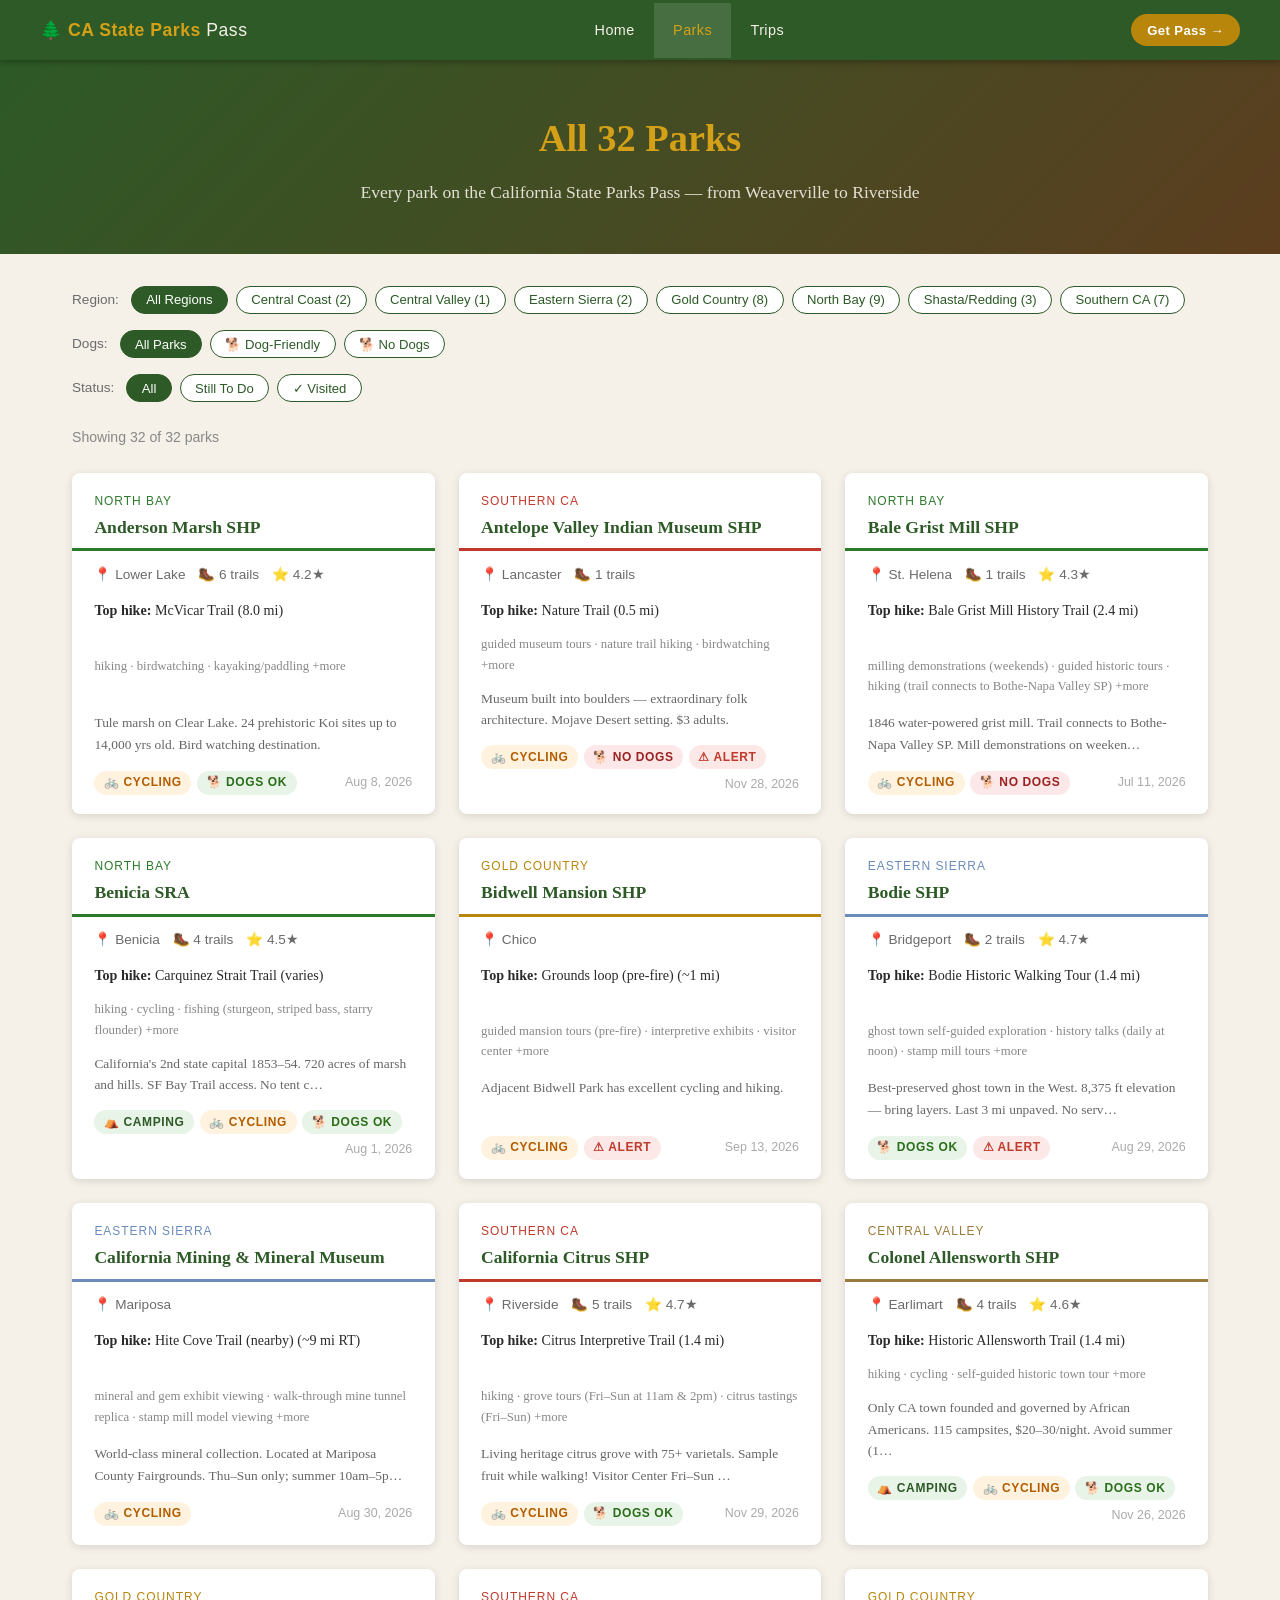
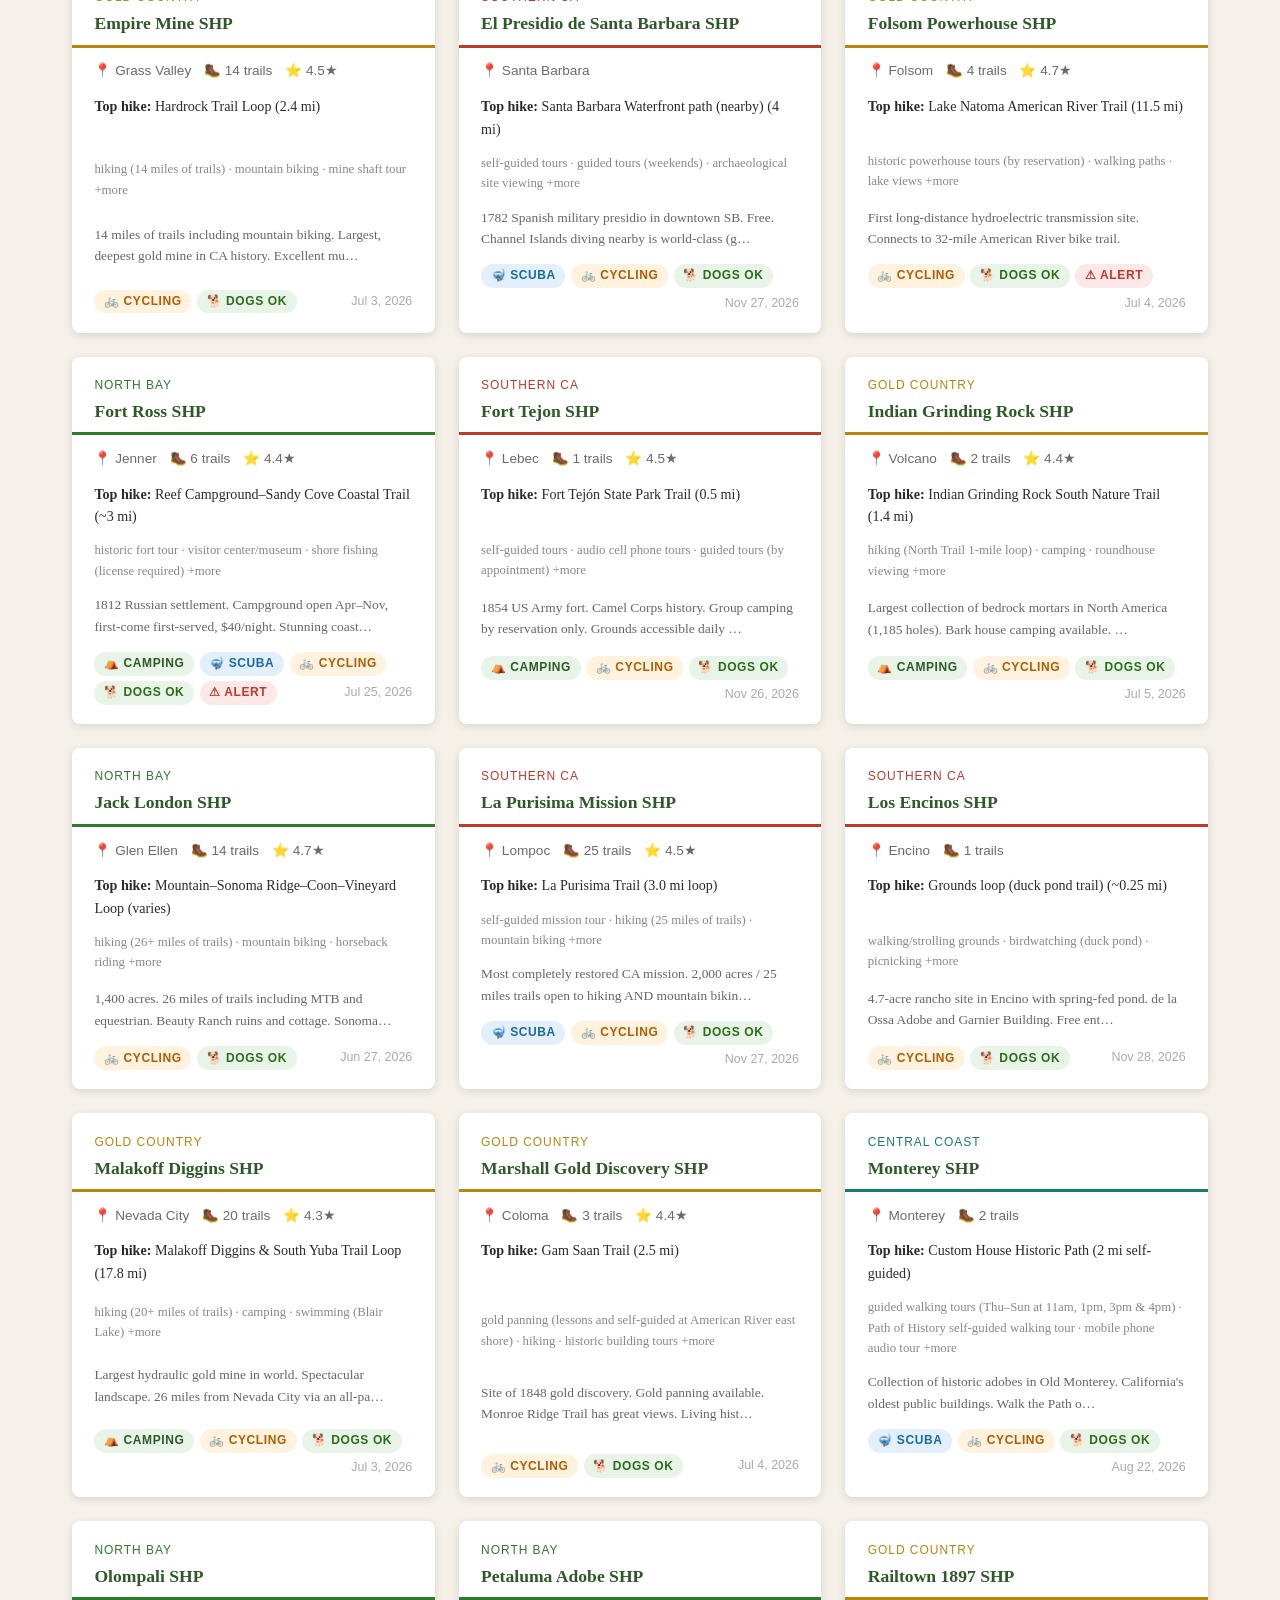
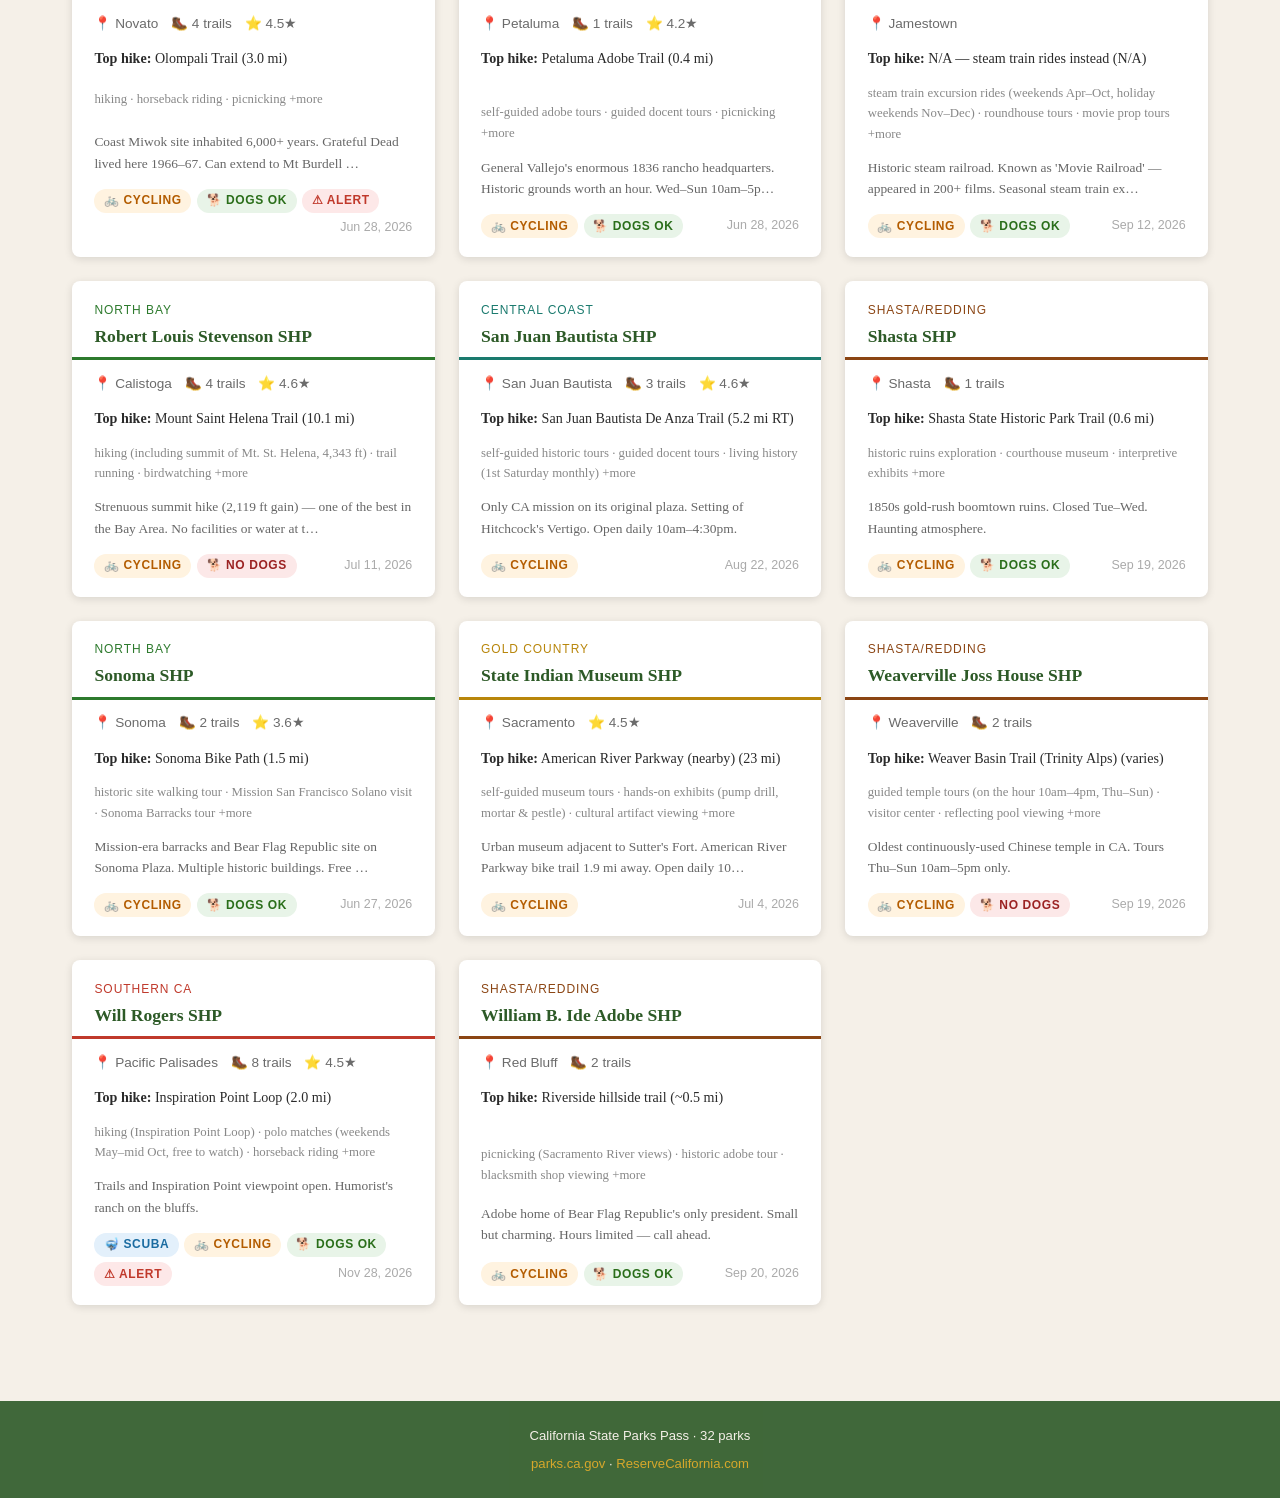
<file: docs/parks.html>
<!DOCTYPE html>
<html lang="en">
<head>
  <meta charset="UTF-8">
  <meta name="viewport" content="width=device-width, initial-scale=1.0">
  <title>All Parks — CA State Parks Pass</title>
  <link rel="stylesheet" href="css/style.css">
</head>
<body>

<nav>
  <div class="nav-inner">
    <a href="index.html" class="nav-logo">🌲 CA State Parks <span>Pass</span></a>
    <a href="index.html">Home</a>
    <a href="parks.html" class="active">Parks</a>
    <a href="trips.html">Trips</a>
    <a href="https://www.parks.ca.gov/?page_id=30966" target="_blank" rel="noopener" class="nav-get-pass">Get Pass →</a>
  </div>
</nav>

<div class="page-header">
  <h1>All 32 Parks</h1>
  <p>Every park on the California State Parks Pass — from Weaverville to Riverside</p>
</div>

<main>

  <div class="filter-bar" id="region-filters">
    <label>Region:</label>
    <button class="filter-btn active" data-region="all">All Regions</button>
  </div>

  <div class="filter-bar" id="dog-filters" style="margin-top:-0.5rem">
    <label>Dogs:</label>
    <button class="filter-btn active" data-dog="all">All Parks</button>
    <button class="filter-btn" data-dog="yes">🐕 Dog-Friendly</button>
    <button class="filter-btn" data-dog="no">🐕 No Dogs</button>
  </div>

  <div class="filter-bar" id="visited-filters" style="margin-top:-0.5rem">
    <label>Status:</label>
    <button class="filter-btn active" data-visited="all">All</button>
    <button class="filter-btn" data-visited="unvisited">Still To Do</button>
    <button class="filter-btn" data-visited="visited">✓ Visited</button>
  </div>

  <div id="parks-summary" style="font-family:Arial,sans-serif;font-size:0.88rem;color:#888;margin-bottom:1rem"></div>

  <div class="grid" id="parks-grid"></div>

</main>

<footer>
  <p>California State Parks Pass · 32 parks</p>
  <p style="margin-top:0.4rem"><a href="https://www.parks.ca.gov" target="_blank" rel="noopener">parks.ca.gov</a> · <a href="https://www.reservecalifornia.com" target="_blank" rel="noopener">ReserveCalifornia.com</a></p>
</footer>

<script src="js/data.js"></script>
<script src="js/app.js"></script>
<script>
  const regions = [...new Set(PARKS.map(p => p.region))].sort();
  const filtersEl = document.getElementById('region-filters');
  regions.forEach(r => {
    const btn = document.createElement('button');
    btn.className = 'filter-btn';
    btn.dataset.region = r;
    btn.textContent = r + ` (${PARKS.filter(p => p.region === r).length})`;
    filtersEl.appendChild(btn);
  });

  let activeRegion = 'all';
  let activeDog = 'all';
  let activeVisited = 'all';

  function renderParks() {
    let filtered = activeRegion === 'all' ? PARKS : PARKS.filter(p => p.region === activeRegion);
    if (activeDog === 'yes') filtered = filtered.filter(p => p.dogFriendly === true);
    else if (activeDog === 'no') filtered = filtered.filter(p => p.dogFriendly === false);
    if (activeVisited === 'visited') filtered = filtered.filter(p => isVisited(p.id));
    else if (activeVisited === 'unvisited') filtered = filtered.filter(p => !isVisited(p.id));
    document.getElementById('parks-summary').textContent =
      `Showing ${filtered.length} of ${PARKS.length} parks`;

    document.getElementById('parks-grid').innerHTML = filtered.map(park => {
      const color = regionColor(park.region);
      const trip = getTripById(park.tripId);

      const badges = [];
      if (park.camping) badges.push(`<span class="badge badge-camping">⛺ Camping</span>`);
      if (park.scuba) badges.push(`<span class="badge badge-scuba">🤿 Scuba</span>`);
      if (park.cycling) badges.push(`<span class="badge badge-cycling">🚲 Cycling</span>`);
      if (park.dogFriendly === true) badges.push(`<span class="badge badge-dog-yes">🐕 Dogs OK</span>`);
      else if (park.dogFriendly === false) badges.push(`<span class="badge badge-dog-no">🐕 No Dogs</span>`);
      if (park.warning) badges.push(`<span class="badge badge-warning">⚠ Alert</span>`);

      const visitedMark = isVisited(park.id) ? `<div class="card-visited-overlay">✓</div>` : '';
      return `
        <a class="card" href="park.html?id=${park.id}">
          ${visitedMark}
          <div class="card-header" style="border-color:${color}">
            <div class="card-region" style="color:${color}">${park.region}</div>
            <h2>${park.name}</h2>
          </div>
          <div class="card-body">
            <div class="card-meta">
              <span>📍 ${park.city}</span>
              ${park.trailCount > 0 ? `<span>🥾 ${park.trailCount} trails</span>` : ''}
              ${park.allTrailsRating ? `<span>⭐ ${park.allTrailsRating}★</span>` : ''}
            </div>
            ${park.topHike ? `<p class="card-note"><strong>Top hike:</strong> ${park.topHike.name} (${park.topHike.length})</p>` : ''}
            ${park.activities && park.activities.length ? `<p class="card-note" style="color:#888;font-size:0.8rem">${park.activities.slice(0,3).join(' · ')}${park.activities.length > 3 ? ' +more' : ''}</p>` : ''}
            <p class="card-note" style="color:#666;font-size:0.84rem">${park.notes.substring(0, 100)}${park.notes.length > 100 ? '…' : ''}</p>
            <div style="display:flex;flex-wrap:wrap;gap:0.35rem;margin-top:0.5rem;align-items:center">
              ${badges.join('')}
              <span style="margin-left:auto;font-family:Arial,sans-serif;font-size:0.78rem;color:#aaa">${park.suggestedDate}</span>
            </div>
          </div>
        </a>`;
    }).join('');
  }

  renderParks();

  filtersEl.addEventListener('click', e => {
    if (!e.target.matches('.filter-btn')) return;
    filtersEl.querySelectorAll('.filter-btn').forEach(b => b.classList.remove('active'));
    e.target.classList.add('active');
    activeRegion = e.target.dataset.region;
    renderParks();
  });

  document.getElementById('dog-filters').addEventListener('click', e => {
    if (!e.target.matches('.filter-btn')) return;
    document.getElementById('dog-filters').querySelectorAll('.filter-btn').forEach(b => b.classList.remove('active'));
    e.target.classList.add('active');
    activeDog = e.target.dataset.dog;
    renderParks();
  });

  document.getElementById('visited-filters').addEventListener('click', e => {
    if (!e.target.matches('.filter-btn')) return;
    document.getElementById('visited-filters').querySelectorAll('.filter-btn').forEach(b => b.classList.remove('active'));
    e.target.classList.add('active');
    activeVisited = e.target.dataset.visited;
    renderParks();
  });
</script>
</body>
</html>
</file>
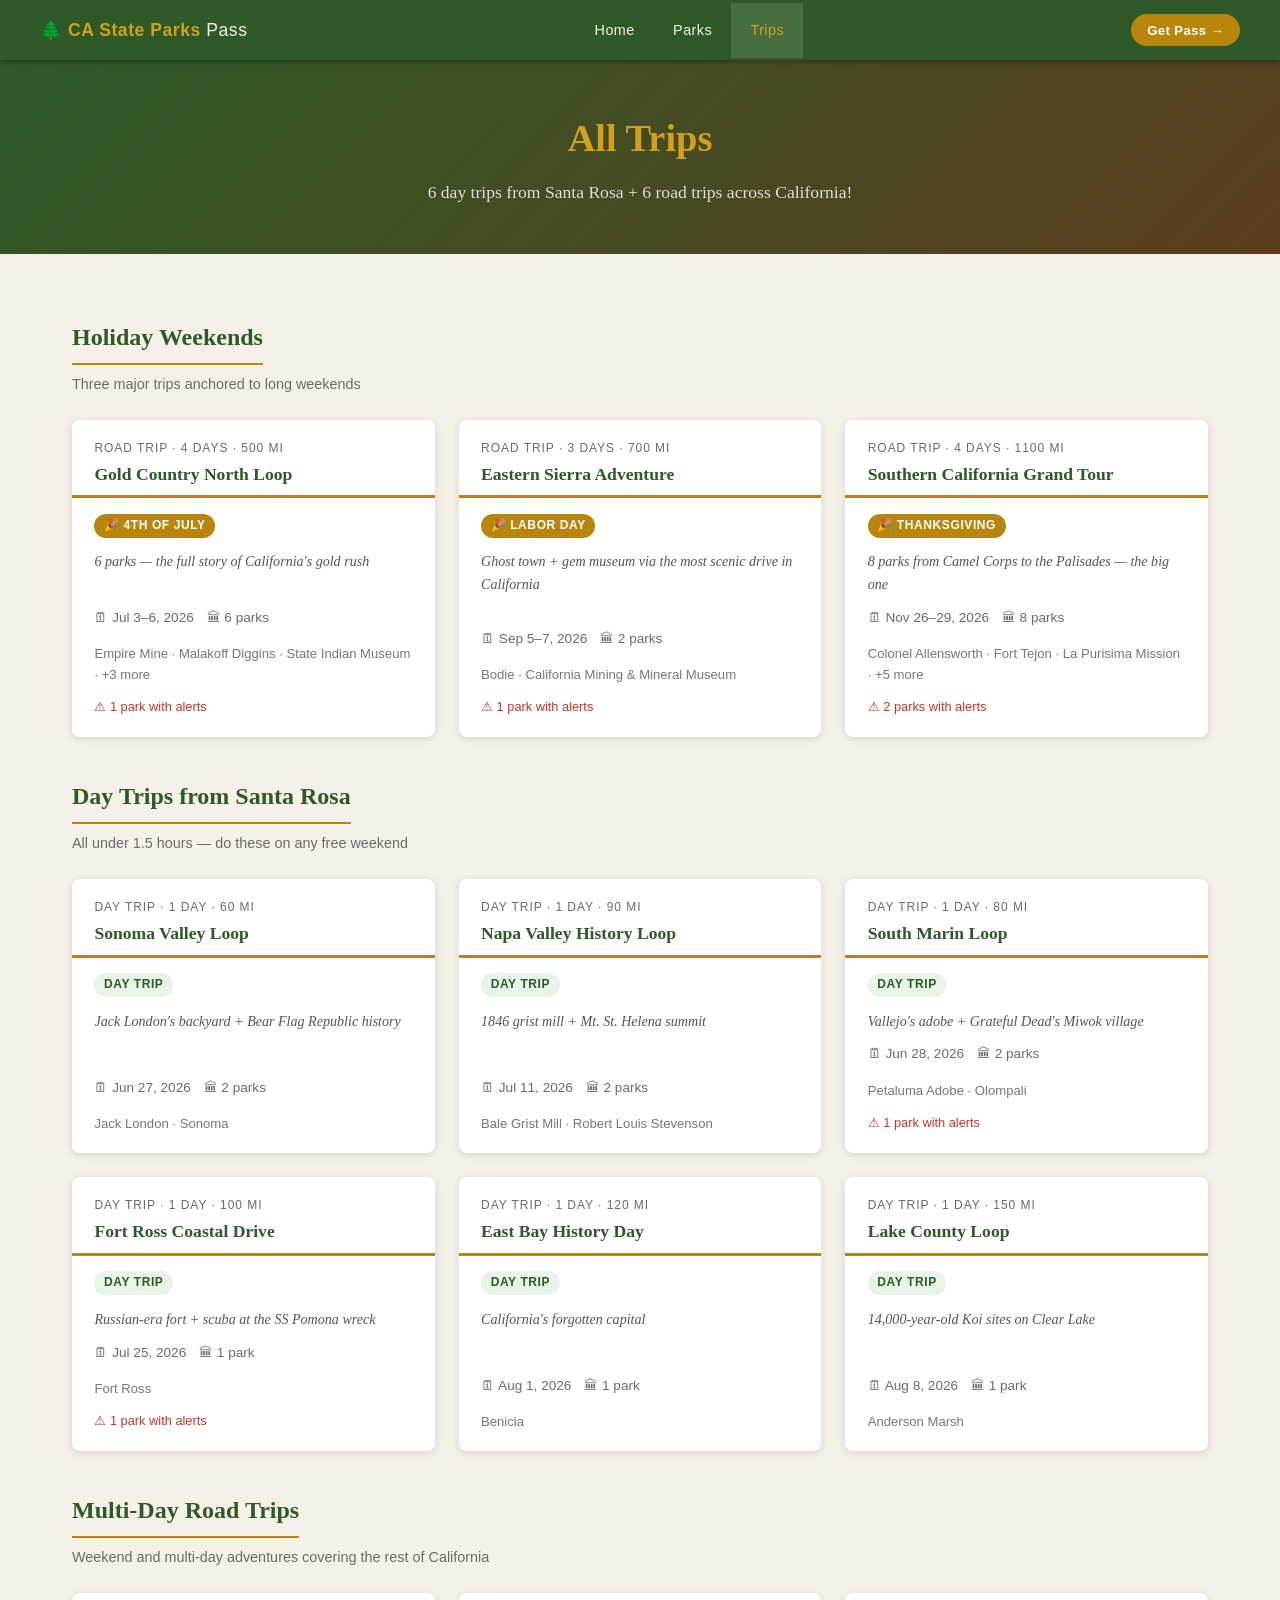
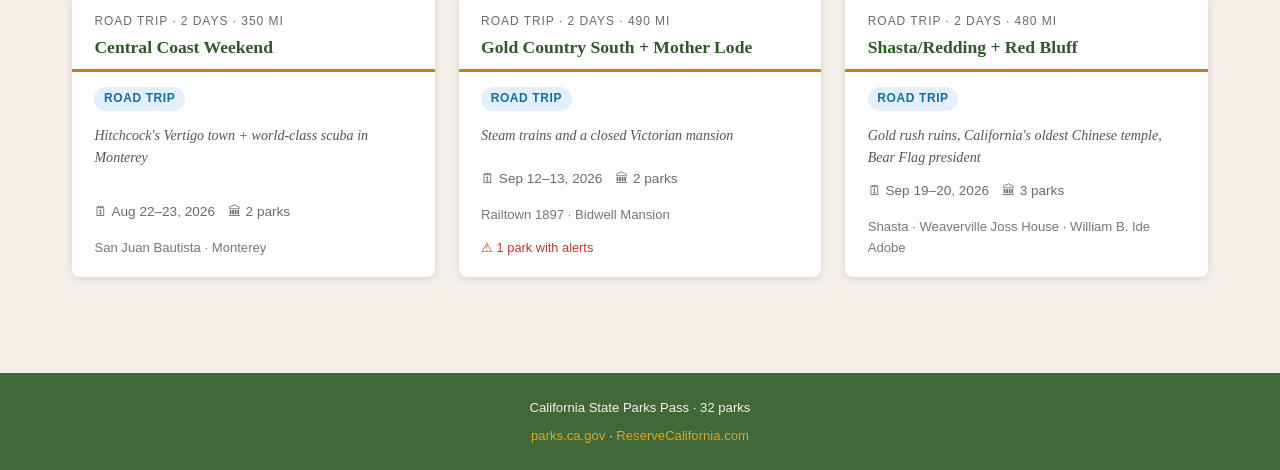
<file: docs/trips.html>
<!DOCTYPE html>
<html lang="en">
<head>
  <meta charset="UTF-8">
  <meta name="viewport" content="width=device-width, initial-scale=1.0">
  <title>All Trips — CA State Parks Pass</title>
  <link rel="stylesheet" href="css/style.css">
</head>
<body>

<nav>
  <div class="nav-inner">
    <a href="index.html" class="nav-logo">🌲 CA State Parks <span>Pass</span></a>
    <a href="index.html">Home</a>
    <a href="parks.html">Parks</a>
    <a href="trips.html" class="active">Trips</a>
    <a href="https://www.parks.ca.gov/?page_id=30966" target="_blank" rel="noopener" class="nav-get-pass">Get Pass →</a>
  </div>
</nav>

<div class="page-header">
  <h1>All Trips</h1>
  <p>6 day trips from Santa Rosa + 6 road trips across California!</p>
</div>

<main>

  <h2 class="section-title">Holiday Weekends</h2>
  <p class="section-sub">Three major trips anchored to long weekends</p>
  <div class="grid" id="holiday-grid"></div>

  <h2 class="section-title" style="margin-top:2.5rem">Day Trips from Santa Rosa</h2>
  <p class="section-sub">All under 1.5 hours — do these on any free weekend</p>
  <div class="grid" id="daytrip-grid"></div>

  <h2 class="section-title" style="margin-top:2.5rem">Multi-Day Road Trips</h2>
  <p class="section-sub">Weekend and multi-day adventures covering the rest of California</p>
  <div class="grid" id="roadtrip-grid"></div>

</main>

<footer>
  <p>California State Parks Pass · 32 parks</p>
  <p style="margin-top:0.4rem"><a href="https://www.parks.ca.gov" target="_blank" rel="noopener">parks.ca.gov</a> · <a href="https://www.reservecalifornia.com" target="_blank" rel="noopener">ReserveCalifornia.com</a></p>
</footer>

<script src="js/data.js"></script>
<script src="js/app.js"></script>
<script>
  function tripCard(trip) {
    const parks = trip.parkIds.map(id => getParkById(id)).filter(Boolean);
    const badge = trip.holidayTag
      ? `<span class="badge badge-holiday">🎉 ${trip.holidayTag}</span>`
      : tripTypeBadge(trip.type);

    const warnings = parks.filter(p => p.warning);
    const warnNote = warnings.length
      ? `<div style="font-family:Arial,sans-serif;font-size:0.8rem;color:#c0392b;margin-top:0.4rem">⚠ ${warnings.length} park${warnings.length > 1 ? 's' : ''} with alerts</div>`
      : '';

    return `
      <a class="card" href="trip.html?id=${trip.id}">
        <div class="card-header">
          <div class="card-region">${trip.type} · ${trip.duration} · ${trip.totalMiles} mi</div>
          <h2>${trip.name}</h2>
        </div>
        <div class="card-body">
          <div>${badge}</div>
          <p class="card-note" style="font-style:italic;color:#555">${trip.subtitle}</p>
          <div class="card-meta" style="margin-top:0.3rem">
            <span>🗓 ${trip.suggestedDate}</span>
            <span>🏛 ${trip.parkIds.length} park${trip.parkIds.length !== 1 ? 's' : ''}</span>
          </div>
          <div style="margin-top:0.5rem;font-size:0.82rem;color:#777;font-family:Arial,sans-serif">
            ${parks.slice(0, 3).map(p => p.name.replace(' SHP','').replace(' SRA','')).join(' · ')}${parks.length > 3 ? ` · +${parks.length - 3} more` : ''}
          </div>
          ${warnNote}
        </div>
      </a>`;
  }

  const holidayGrid = document.getElementById('holiday-grid');
  const daytripGrid = document.getElementById('daytrip-grid');
  const roadtripGrid = document.getElementById('roadtrip-grid');

  TRIPS.forEach(trip => {
    if (trip.holidayTag) {
      holidayGrid.innerHTML += tripCard(trip);
    } else if (trip.type === 'Day Trip') {
      daytripGrid.innerHTML += tripCard(trip);
    } else {
      roadtripGrid.innerHTML += tripCard(trip);
    }
  });
</script>
</body>
</html>
</file>
<file: docs/css/style.css>
/* California State Parks Pass — style.css */

:root {
  --green: #2d5a27;
  --green-light: #4a8a42;
  --gold: #b8860b;
  --gold-light: #d4a017;
  --cream: #f5f0e8;
  --cream-dark: #ede6d6;
  --brown: #5c3d1e;
  --text: #2a2a2a;
  --text-muted: #6b6b6b;
  --white: #ffffff;
  --warning: #c0392b;
  --warning-bg: #fdf2f2;
  --shadow: 0 2px 8px rgba(0,0,0,0.12);
  --shadow-hover: 0 6px 20px rgba(0,0,0,0.18);
  --radius: 8px;
}

* { box-sizing: border-box; margin: 0; padding: 0; }

body {
  font-family: Georgia, 'Times New Roman', serif;
  background: var(--cream);
  color: var(--text);
  line-height: 1.6;
  min-height: 100vh;
}

/* NAV */
nav {
  background: var(--green);
  padding: 0 2rem;
  position: sticky;
  top: 0;
  z-index: 1000;
  box-shadow: 0 2px 6px rgba(0,0,0,0.3);
}

.nav-inner {
  max-width: 1200px;
  margin: 0 auto;
  display: flex;
  align-items: center;
  gap: 0;
}

.nav-logo {
  color: var(--gold-light);
  font-size: 1.1rem;
  font-weight: bold;
  text-decoration: none;
  padding: 1rem 0;
  margin-right: auto;
  white-space: nowrap;
}

.nav-logo span {
  color: var(--cream);
  font-weight: normal;
}

nav a {
  color: var(--cream);
  text-decoration: none;
  padding: 1rem 1.2rem;
  display: inline-block;
  font-family: Arial, sans-serif;
  font-size: 0.9rem;
  letter-spacing: 0.03em;
  transition: background 0.2s, color 0.2s;
}

nav a:hover, nav a.active {
  background: rgba(255,255,255,0.12);
  color: var(--gold-light);
}

nav a.nav-get-pass {
  margin-left: auto;
  background: var(--gold);
  color: #fff !important;
  border-radius: 20px;
  padding: 0.35rem 1rem;
  font-weight: 700;
  font-size: 0.82rem;
}

nav a.nav-get-pass:hover {
  background: var(--gold-light);
  color: var(--green) !important;
}

.hero-cta {
  display: inline-block;
  margin: 1rem 0 0.5rem;
  padding: 0.65rem 1.6rem;
  background: var(--gold);
  color: #fff;
  text-decoration: none;
  border-radius: 25px;
  font-family: Arial, sans-serif;
  font-weight: 700;
  font-size: 1rem;
  letter-spacing: 0.02em;
  transition: background 0.2s, transform 0.1s;
}

.hero-cta:hover {
  background: var(--gold-light);
  color: var(--green);
  transform: translateY(-1px);
}

/* PAGE HEADER */
.page-header {
  background: linear-gradient(135deg, var(--green) 0%, var(--brown) 100%);
  color: var(--cream);
  padding: 3rem 2rem;
  text-align: center;
}

.page-header h1 {
  font-size: 2.4rem;
  color: var(--gold-light);
  margin-bottom: 0.5rem;
}

.page-header p {
  font-size: 1.1rem;
  opacity: 0.9;
  max-width: 700px;
  margin: 0 auto;
}

/* MAIN LAYOUT */
main {
  max-width: 1200px;
  margin: 0 auto;
  padding: 2rem;
}

/* CARDS GRID */
.grid {
  display: grid;
  grid-template-columns: repeat(auto-fill, minmax(300px, 1fr));
  gap: 1.5rem;
  margin-top: 1.5rem;
}

.card {
  background: var(--white);
  border-radius: var(--radius);
  box-shadow: var(--shadow);
  overflow: hidden;
  transition: transform 0.2s, box-shadow 0.2s;
  cursor: pointer;
  text-decoration: none;
  color: inherit;
  display: flex;
  flex-direction: column;
}

.card:hover {
  transform: translateY(-3px);
  box-shadow: var(--shadow-hover);
}

.card-header {
  padding: 1.2rem 1.4rem 0.6rem;
  border-bottom: 3px solid var(--gold);
}

.card-region {
  font-size: 0.75rem;
  font-family: Arial, sans-serif;
  text-transform: uppercase;
  letter-spacing: 0.08em;
  color: var(--text-muted);
  margin-bottom: 0.3rem;
}

.card h2 {
  font-size: 1.1rem;
  color: var(--green);
  line-height: 1.3;
}

.card-body {
  padding: 0.8rem 1.4rem 1.2rem;
  flex: 1;
  display: flex;
  flex-direction: column;
  gap: 0.4rem;
}

.card-meta {
  font-family: Arial, sans-serif;
  font-size: 0.85rem;
  color: var(--text-muted);
  display: flex;
  flex-wrap: wrap;
  gap: 0.8rem;
}

.card-meta span {
  display: flex;
  align-items: center;
  gap: 0.25rem;
}

.card-note {
  font-size: 0.88rem;
  color: var(--text);
  margin-top: 0.4rem;
  flex: 1;
}

.badge {
  display: inline-block;
  padding: 0.15rem 0.6rem;
  border-radius: 20px;
  font-size: 0.75rem;
  font-family: Arial, sans-serif;
  font-weight: bold;
  text-transform: uppercase;
  letter-spacing: 0.05em;
}

.badge-camping { background: #e8f4e8; color: var(--green); }
.badge-scuba { background: #e3f0fb; color: #1a6ba0; }
.badge-cycling { background: #fff3e0; color: #b35c00; }
.badge-warning { background: #fde8e8; color: var(--warning); }
.badge-holiday { background: var(--gold); color: var(--white); }
.badge-daytrip { background: #e8f4e8; color: var(--green); }
.badge-roadtrip { background: #e3f0fb; color: #1a6ba0; }
.badge-dog-yes { background: #e8f4e8; color: #2a6e1a; }
.badge-dog-no { background: #fce8e8; color: #9b2222; }
.badge-dog-unknown { background: #f5f0e0; color: #7a6020; }

/* WARNING BANNER */
.warning-banner {
  background: var(--warning-bg);
  border-left: 4px solid var(--warning);
  border-radius: 0 var(--radius) var(--radius) 0;
  padding: 0.75rem 1rem;
  font-family: Arial, sans-serif;
  font-size: 0.88rem;
  color: var(--warning);
  margin-bottom: 1.5rem;
  display: flex;
  gap: 0.6rem;
  align-items: flex-start;
}

/* PARK DETAIL PAGE */
.park-detail {
  max-width: 900px;
  margin: 0 auto;
}

.park-detail h1 {
  font-size: 2rem;
  color: var(--green);
  margin-bottom: 0.3rem;
}

.park-region-line {
  font-family: Arial, sans-serif;
  color: var(--text-muted);
  font-size: 0.9rem;
  margin-bottom: 1.5rem;
}

.detail-grid {
  display: grid;
  grid-template-columns: 1fr 1fr;
  gap: 1.5rem;
  margin-bottom: 2rem;
}

@media (max-width: 600px) {
  .detail-grid { grid-template-columns: 1fr; }
}

.detail-card {
  background: var(--white);
  border-radius: var(--radius);
  box-shadow: var(--shadow);
  padding: 1.2rem 1.4rem;
}

.detail-card h3 {
  font-size: 0.8rem;
  font-family: Arial, sans-serif;
  text-transform: uppercase;
  letter-spacing: 0.1em;
  color: var(--gold);
  margin-bottom: 0.7rem;
  padding-bottom: 0.4rem;
  border-bottom: 1px solid var(--cream-dark);
}

.detail-card p, .detail-card li {
  font-size: 0.95rem;
  margin-bottom: 0.4rem;
}

.detail-card ul {
  list-style: none;
  padding: 0;
}

.detail-card ul li::before {
  content: "→ ";
  color: var(--gold);
}

.stat-row {
  display: flex;
  justify-content: space-between;
  padding: 0.3rem 0;
  font-size: 0.9rem;
  border-bottom: 1px solid var(--cream-dark);
}

.stat-row:last-child { border-bottom: none; }

.stat-label { color: var(--text-muted); font-family: Arial, sans-serif; }
.stat-value { font-weight: bold; color: var(--green); }

/* TRIP DETAIL */
.trip-detail {
  max-width: 900px;
  margin: 0 auto;
}

.trip-detail h1 {
  font-size: 2rem;
  color: var(--green);
  margin-bottom: 0.3rem;
}

.itinerary-day {
  background: var(--white);
  border-radius: var(--radius);
  box-shadow: var(--shadow);
  margin-bottom: 1.5rem;
  overflow: hidden;
}

.itinerary-day h3 {
  background: var(--green);
  color: var(--gold-light);
  padding: 0.7rem 1.2rem;
  font-size: 0.9rem;
  font-family: Arial, sans-serif;
  letter-spacing: 0.05em;
}

.itinerary-stop {
  display: grid;
  grid-template-columns: 90px 1fr;
  gap: 0.5rem;
  padding: 0.75rem 1.2rem;
  border-bottom: 1px solid var(--cream-dark);
  font-size: 0.9rem;
}

.itinerary-stop:last-child { border-bottom: none; }

.stop-time {
  font-family: Arial, sans-serif;
  font-size: 0.8rem;
  color: var(--text-muted);
  padding-top: 0.1rem;
  white-space: nowrap;
}

.stop-location { font-weight: bold; color: var(--green); }
.stop-note { font-size: 0.85rem; color: var(--text-muted); margin-top: 0.2rem; }
.stop-camp-link { margin-top: 0.35rem; font-size: 0.82rem; }
.stop-camp-link a { color: #2d7a2d; text-decoration: none; background: #edf7ed; padding: 0.2rem 0.55rem; border-radius: 12px; border: 1px solid #b5d9b5; }
.stop-camp-link a:hover { background: #d4ecd4; }

/* ITINERARY TABS */
.itinerary-tabs {
  display: flex;
  gap: 0.5rem;
  margin-top: 1rem;
  margin-bottom: 0.5rem;
}

.itinerary-tab {
  padding: 0.45rem 1.1rem;
  border: 2px solid var(--green);
  border-radius: 20px;
  background: transparent;
  color: var(--green);
  font-size: 0.88rem;
  font-family: Arial, sans-serif;
  cursor: pointer;
  transition: background 0.12s, color 0.12s;
}

.itinerary-tab.active {
  background: var(--green);
  color: var(--cream);
}

.itinerary-tab:hover:not(.active) {
  background: var(--cream-dark);
}

/* PARK CHIPS IN TRIPS */
.park-chips {
  display: flex;
  flex-wrap: wrap;
  gap: 0.5rem;
  margin: 1rem 0;
}

.park-chip {
  background: var(--green);
  color: var(--cream);
  padding: 0.3rem 0.8rem;
  border-radius: 20px;
  font-size: 0.8rem;
  font-family: Arial, sans-serif;
  text-decoration: none;
  transition: background 0.2s;
}

.park-chip:hover { background: var(--green-light); }

/* FILTER BAR */
.filter-bar {
  display: flex;
  flex-wrap: wrap;
  gap: 0.5rem;
  margin-bottom: 1.5rem;
  align-items: center;
}

.filter-bar label {
  font-family: Arial, sans-serif;
  font-size: 0.85rem;
  color: var(--text-muted);
  margin-right: 0.25rem;
}

.filter-btn {
  padding: 0.35rem 0.9rem;
  border-radius: 20px;
  border: 1px solid var(--green);
  background: var(--white);
  color: var(--green);
  font-family: Arial, sans-serif;
  font-size: 0.82rem;
  cursor: pointer;
  transition: background 0.2s, color 0.2s;
}

.filter-btn:hover, .filter-btn.active {
  background: var(--green);
  color: var(--white);
}

/* MAP */
#map {
  height: 480px;
  border-radius: var(--radius);
  box-shadow: var(--shadow);
  margin-bottom: 2rem;
}

.map-legend {
  background: var(--white);
  border-radius: var(--radius);
  box-shadow: var(--shadow);
  padding: 1rem 1.4rem;
  margin-bottom: 2rem;
  display: flex;
  flex-wrap: wrap;
  gap: 0.8rem 1.5rem;
  align-items: center;
}

.map-legend h4 {
  font-family: Arial, sans-serif;
  font-size: 0.78rem;
  text-transform: uppercase;
  letter-spacing: 0.08em;
  color: var(--text-muted);
  width: 100%;
  margin-bottom: -0.3rem;
}

.legend-item {
  display: flex;
  align-items: center;
  gap: 0.4rem;
  font-family: Arial, sans-serif;
  font-size: 0.82rem;
  color: var(--text);
}

.legend-dot {
  width: 12px;
  height: 12px;
  border-radius: 50%;
  border: 2px solid rgba(255,255,255,0.6);
  flex-shrink: 0;
}

/* INTRO HERO */
.hero {
  background: linear-gradient(135deg, var(--green) 0%, #1a3d15 60%, var(--brown) 100%);
  color: var(--cream);
  padding: 4rem 2rem;
  text-align: center;
}

.hero h1 {
  font-size: 2.8rem;
  color: var(--gold-light);
  margin-bottom: 0.8rem;
  line-height: 1.2;
}

.hero p {
  font-size: 1.15rem;
  max-width: 650px;
  margin: 0 auto 1.5rem;
  opacity: 0.92;
}

.hero-stats {
  display: flex;
  justify-content: center;
  gap: 2.5rem;
  flex-wrap: wrap;
  margin-top: 2rem;
}

.hero-stat {
  text-align: center;
}

.hero-stat .num {
  font-size: 2.5rem;
  font-weight: bold;
  color: var(--gold-light);
  line-height: 1;
}

.hero-stat .lbl {
  font-size: 0.85rem;
  font-family: Arial, sans-serif;
  opacity: 0.8;
  margin-top: 0.2rem;
}

/* SECTION TITLES */
.section-title {
  font-size: 1.5rem;
  color: var(--green);
  margin: 2rem 0 0.5rem;
  padding-bottom: 0.4rem;
  border-bottom: 2px solid var(--gold);
  display: inline-block;
}

.section-sub {
  color: var(--text-muted);
  font-family: Arial, sans-serif;
  font-size: 0.9rem;
  margin-bottom: 1.2rem;
}

/* BACK LINK */
.back-link {
  display: inline-flex;
  align-items: center;
  gap: 0.4rem;
  color: var(--green);
  text-decoration: none;
  font-family: Arial, sans-serif;
  font-size: 0.88rem;
  margin-bottom: 1.5rem;
  transition: color 0.2s;
}

.back-link:hover { color: var(--gold); }

/* EXTERNAL LINKS */
.ext-links {
  display: flex;
  flex-wrap: wrap;
  gap: 0.6rem;
  margin-top: 0.8rem;
}

.ext-link {
  display: inline-flex;
  align-items: center;
  gap: 0.3rem;
  padding: 0.4rem 0.9rem;
  border-radius: 4px;
  font-family: Arial, sans-serif;
  font-size: 0.82rem;
  text-decoration: none;
  transition: opacity 0.2s;
  font-weight: bold;
}

.ext-link:hover { opacity: 0.8; }
.ext-link-parks { background: var(--green); color: var(--white); }
.ext-link-trails { background: #3dba6e; color: var(--white); }
.ext-link-cycling { background: #6b066c; color: var(--white); }

/* PROGRESS BAR */
.progress-section {
  background: var(--white);
  border-radius: var(--radius);
  box-shadow: var(--shadow);
  padding: 1.5rem;
  margin-bottom: 2rem;
}

.progress-section h3 {
  font-size: 0.8rem;
  font-family: Arial, sans-serif;
  text-transform: uppercase;
  letter-spacing: 0.1em;
  color: var(--text-muted);
  margin-bottom: 0.8rem;
}

.progress-bar-wrap {
  background: var(--cream-dark);
  border-radius: 20px;
  height: 18px;
  overflow: hidden;
  margin-bottom: 0.5rem;
}

.progress-bar-fill {
  height: 100%;
  background: linear-gradient(90deg, var(--green), var(--green-light));
  border-radius: 20px;
  transition: width 0.6s ease;
}

.progress-label {
  font-family: Arial, sans-serif;
  font-size: 0.85rem;
  color: var(--text-muted);
}

/* VISITED TOGGLE */
.visited-btn {
  display: inline-flex;
  align-items: center;
  gap: 0.4rem;
  padding: 0.55rem 1.2rem;
  border-radius: 6px;
  border: 2px solid var(--green);
  background: var(--white);
  color: var(--green);
  font-family: Arial, sans-serif;
  font-size: 0.9rem;
  font-weight: bold;
  cursor: pointer;
  transition: background 0.2s, color 0.2s;
  margin-bottom: 1.5rem;
}
.visited-btn:hover { background: var(--cream-dark); }
.visited-btn.is-visited {
  background: var(--green);
  color: var(--white);
}
.card-visited-overlay {
  position: absolute;
  top: 0.5rem;
  right: 0.5rem;
  background: var(--green);
  color: #fff;
  border-radius: 50%;
  width: 24px;
  height: 24px;
  display: flex;
  align-items: center;
  justify-content: center;
  font-size: 0.75rem;
  font-weight: bold;
  box-shadow: 0 1px 4px rgba(0,0,0,0.2);
}
.card { position: relative; }

/* ACTIVITY CHIPS */
.activity-chips {
  display: flex;
  flex-wrap: wrap;
  gap: 0.4rem;
  margin-top: 0.5rem;
}

.activity-chip {
  background: var(--cream-dark);
  color: var(--brown);
  padding: 0.2rem 0.65rem;
  border-radius: 20px;
  font-size: 0.78rem;
  font-family: Arial, sans-serif;
  border: 1px solid #d8d0be;
}

/* CAMPGROUND GRID */
.campground-grid {
  display: grid;
  grid-template-columns: repeat(auto-fill, minmax(320px, 1fr));
  gap: 1rem;
}

.campground-card {
  padding: 1rem 1.2rem;
}

/* FOOTER */
footer {
  background: var(--green);
  color: var(--cream);
  text-align: center;
  padding: 1.5rem;
  font-family: Arial, sans-serif;
  font-size: 0.82rem;
  margin-top: 4rem;
  opacity: 0.9;
}

footer a { color: var(--gold-light); text-decoration: none; }

/* RESPONSIVE */
@media (max-width: 768px) {
  .hero h1 { font-size: 2rem; }
  .page-header h1 { font-size: 1.8rem; }
  nav { padding: 0 1rem; }
  .nav-logo { font-size: 0.9rem; }
  nav a { padding: 0.8rem 0.7rem; font-size: 0.8rem; }
  main { padding: 1.5rem 1rem; }
  .grid { grid-template-columns: 1fr; }
  .detail-grid { grid-template-columns: 1fr; }
  .hero-stats { gap: 1.5rem; }
}
</file>
